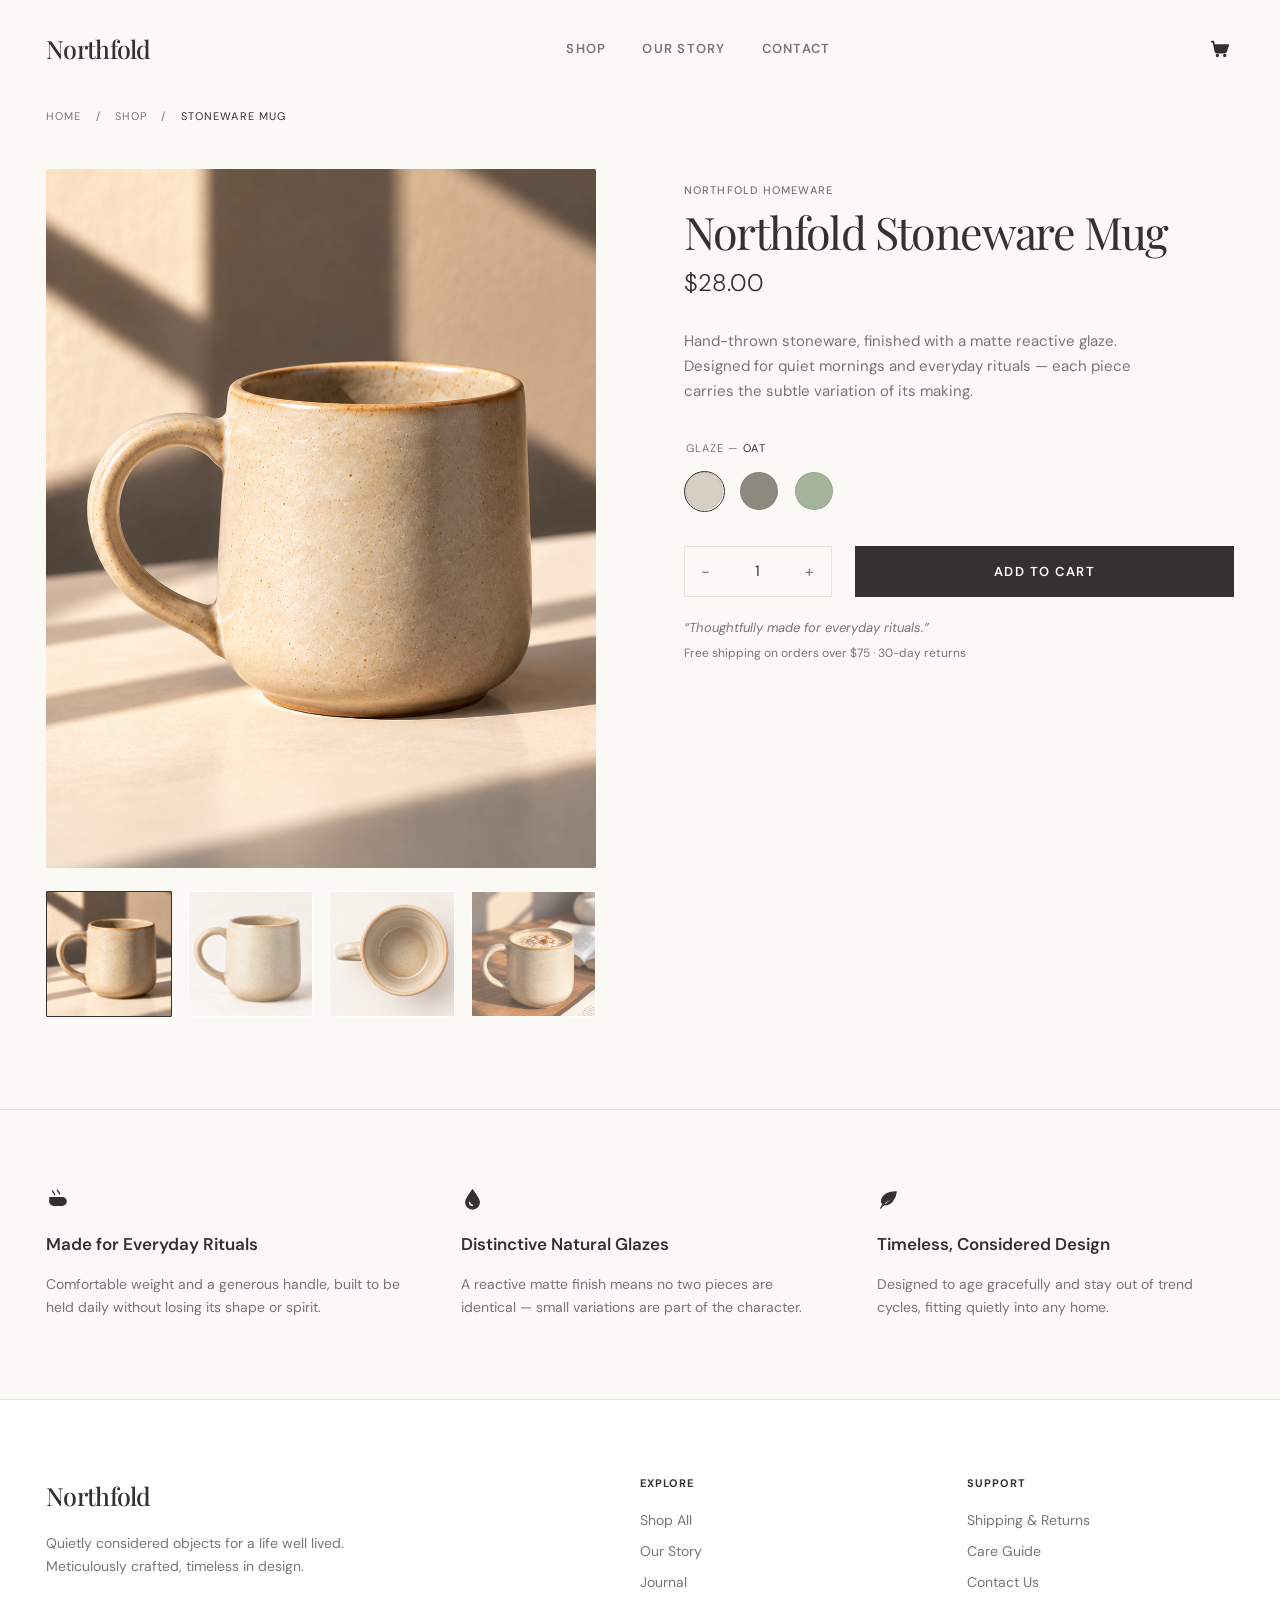
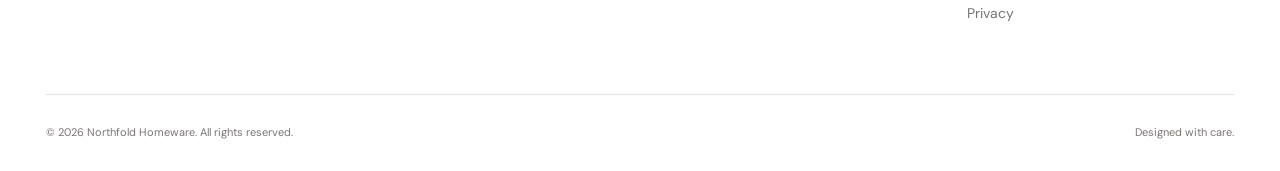
<file: index.html>
<!doctype html>
<html lang="en">
  <head>
    <meta charset="utf-8" />
    <meta name="viewport" content="width=device-width, initial-scale=1" />
    <meta name="theme-color" content="#faf9f6" />
    <title>Northfold Stoneware Mug | Northfold Homeware</title>
    <link rel="icon" href="favicon.ico" sizes="any" />
    <link rel="stylesheet" href="styles.css" />
  </head>
  <body>
    <header class="site-header wrap">
      <a class="brand" href="#top">Northfold</a>
      <nav class="main-nav" aria-label="Main navigation">
        <a href="#product">Shop</a><a href="#benefits">Our Story</a
        ><a href="#footer">Contact</a>
      </nav>
      <div class="header-actions">
        <button
          class="icon-button cart-button"
          type="button"
          aria-label="Shopping cart"
        >
          <svg viewBox="0 0 24 24" aria-hidden="true">
            <path
              d="M3 4h2l2.1 11.1a2 2 0 0 0 2 1.6h8.7a2 2 0 0 0 1.9-1.4L22 8H6"
            />
            <circle cx="9.5" cy="20" r="1" />
            <circle cx="18" cy="20" r="1" />
          </svg>
        </button>
        <button
          class="icon-button menu-button"
          type="button"
          aria-label="Open menu"
        >
          <svg viewBox="0 0 24 24" aria-hidden="true">
            <path d="M4 7h16M4 12h16M4 17h16" />
          </svg>
        </button>
      </div>
    </header>

    <main id="top">
      <div class="wrap breadcrumbs">
        <nav aria-label="Breadcrumb">
          <a href="#top">Home</a><span>/</span><a href="#product">Shop</a
          ><span>/</span><span aria-current="page">Stoneware Mug</span>
        </nav>
      </div>
      <section
        class="product wrap"
        id="product"
        aria-labelledby="product-title"
      >
        <div class="gallery">
          <div class="gallery-group gallery--oat">
            <fieldset class="gallery-views">
              <legend class="visually-hidden">Oat glaze product images</legend>
              <div class="hero-image">
                <img class="view--sunlight" src="assets/images/mug-oat-sunlight.png" alt="Oat glazed stoneware mug in sunlight" fetchpriority="high" />
                <img class="view--front" src="assets/images/mug-oat-front.png" alt="Front view of the Oat glazed stoneware mug" />
                <img class="view--interior" src="assets/images/mug-oat-interior.png" alt="Interior of the Oat glazed stoneware mug" />
                <img class="view--lifestyle" src="assets/images/mug-oat-lifestyle.png" alt="Oat glazed stoneware mug in a morning setting" />
              </div>
              <div class="thumbnails">
                <div class="thumbnail-option"><input class="visually-hidden" type="radio" name="gallery-oat" id="oat-view-sunlight" value="sunlight" checked /><label class="thumbnail" for="oat-view-sunlight"><img src="assets/images/mug-oat-sunlight.png" alt="" /><span class="visually-hidden">Oat glaze, sunlight view</span></label></div>
                <div class="thumbnail-option"><input class="visually-hidden" type="radio" name="gallery-oat" id="oat-view-front" value="front" /><label class="thumbnail" for="oat-view-front"><img src="assets/images/mug-oat-front.png" alt="" /><span class="visually-hidden">Oat glaze, front view</span></label></div>
                <div class="thumbnail-option"><input class="visually-hidden" type="radio" name="gallery-oat" id="oat-view-interior" value="interior" /><label class="thumbnail" for="oat-view-interior"><img src="assets/images/mug-oat-interior.png" alt="" /><span class="visually-hidden">Oat glaze, interior view</span></label></div>
                <div class="thumbnail-option"><input class="visually-hidden" type="radio" name="gallery-oat" id="oat-view-lifestyle" value="lifestyle" /><label class="thumbnail" for="oat-view-lifestyle"><img src="assets/images/mug-oat-lifestyle.png" alt="" /><span class="visually-hidden">Oat glaze, lifestyle view</span></label></div>
              </div>
            </fieldset>
          </div>
          <div class="gallery-group gallery--slate">
            <fieldset class="gallery-views">
              <legend class="visually-hidden">Slate glaze product images</legend>
              <div class="hero-image">
                <img class="view--sunlight" src="assets/images/mug-slate-sunlight.png" alt="Slate glazed stoneware mug in sunlight" />
                <img class="view--front" src="assets/images/mug-slate-front.png" alt="Front view of the Slate glazed stoneware mug" />
                <img class="view--interior" src="assets/images/mug-slate-interior.png" alt="Interior of the Slate glazed stoneware mug" />
                <img class="view--lifestyle" src="assets/images/mug-slate-lifestyle.png" alt="Slate glazed stoneware mug in a morning setting" />
              </div>
              <div class="thumbnails">
                <div class="thumbnail-option"><input class="visually-hidden" type="radio" name="gallery-slate" id="slate-view-sunlight" value="sunlight" checked /><label class="thumbnail" for="slate-view-sunlight"><img src="assets/images/mug-slate-sunlight.png" alt="" /><span class="visually-hidden">Slate glaze, sunlight view</span></label></div>
                <div class="thumbnail-option"><input class="visually-hidden" type="radio" name="gallery-slate" id="slate-view-front" value="front" /><label class="thumbnail" for="slate-view-front"><img src="assets/images/mug-slate-front.png" alt="" /><span class="visually-hidden">Slate glaze, front view</span></label></div>
                <div class="thumbnail-option"><input class="visually-hidden" type="radio" name="gallery-slate" id="slate-view-interior" value="interior" /><label class="thumbnail" for="slate-view-interior"><img src="assets/images/mug-slate-interior.png" alt="" /><span class="visually-hidden">Slate glaze, interior view</span></label></div>
                <div class="thumbnail-option"><input class="visually-hidden" type="radio" name="gallery-slate" id="slate-view-lifestyle" value="lifestyle" /><label class="thumbnail" for="slate-view-lifestyle"><img src="assets/images/mug-slate-lifestyle.png" alt="" /><span class="visually-hidden">Slate glaze, lifestyle view</span></label></div>
              </div>
            </fieldset>
          </div>
          <div class="gallery-group gallery--moss">
            <fieldset class="gallery-views">
              <legend class="visually-hidden">Moss glaze product images</legend>
              <div class="hero-image">
                <img class="view--sunlight" src="assets/images/mug-moss-sunlight.png" alt="Moss glazed stoneware mug in sunlight" />
                <img class="view--front" src="assets/images/mug-moss-front.png" alt="Front view of the Moss glazed stoneware mug" />
                <img class="view--interior" src="assets/images/mug-moss-interior.png" alt="Interior of the Moss glazed stoneware mug" />
                <img class="view--lifestyle" src="assets/images/mug-moss-lifestyle.png" alt="Moss glazed stoneware mug in a morning setting" />
              </div>
              <div class="thumbnails">
                <div class="thumbnail-option"><input class="visually-hidden" type="radio" name="gallery-moss" id="moss-view-sunlight" value="sunlight" checked /><label class="thumbnail" for="moss-view-sunlight"><img src="assets/images/mug-moss-sunlight.png" alt="" /><span class="visually-hidden">Moss glaze, sunlight view</span></label></div>
                <div class="thumbnail-option"><input class="visually-hidden" type="radio" name="gallery-moss" id="moss-view-front" value="front" /><label class="thumbnail" for="moss-view-front"><img src="assets/images/mug-moss-front.png" alt="" /><span class="visually-hidden">Moss glaze, front view</span></label></div>
                <div class="thumbnail-option"><input class="visually-hidden" type="radio" name="gallery-moss" id="moss-view-interior" value="interior" /><label class="thumbnail" for="moss-view-interior"><img src="assets/images/mug-moss-interior.png" alt="" /><span class="visually-hidden">Moss glaze, interior view</span></label></div>
                <div class="thumbnail-option"><input class="visually-hidden" type="radio" name="gallery-moss" id="moss-view-lifestyle" value="lifestyle" /><label class="thumbnail" for="moss-view-lifestyle"><img src="assets/images/mug-moss-lifestyle.png" alt="" /><span class="visually-hidden">Moss glaze, lifestyle view</span></label></div>
              </div>
            </fieldset>
          </div>
        </div>
        <div class="product-info">
          <p class="eyebrow">Northfold Homeware</p>
          <h1 id="product-title">Northfold Stoneware Mug</h1>
          <p class="price">$28.00</p>
          <p class="description">
            Hand-thrown stoneware, finished with a matte reactive glaze.
            Designed for quiet mornings and everyday rituals — each piece
            carries the subtle variation of its making.
          </p>
          <form class="purchase-form">
            <fieldset class="glaze-selector">
              <legend>
                Glaze <span aria-hidden="true">—</span>
                <span class="selected-glaze selected-glaze--oat">Oat</span>
                <span class="selected-glaze selected-glaze--slate">Slate</span>
                <span class="selected-glaze selected-glaze--moss">Moss</span>
              </legend>
              <div class="swatches">
                <label class="swatch oat"
                  ><input type="radio" name="glaze" value="oat" checked /><span
                    class="visually-hidden"
                    >Oat</span
                  ></label
                >
                <label class="swatch slate"
                  ><input type="radio" name="glaze" value="slate" /><span
                    class="visually-hidden"
                    >Slate</span
                  ></label
                >
                <label class="swatch moss"
                  ><input type="radio" name="glaze" value="moss" /><span
                    class="visually-hidden"
                    >Moss</span
                  ></label
                >
              </div>
            </fieldset>
            <div class="purchase-controls">
              <div class="quantity-control">
                <label for="quantity">Quantity</label
                ><button type="button" aria-label="Decrease quantity">−</button
                ><input
                  id="quantity"
                  name="quantity"
                  type="number"
                  min="1"
                  value="1"
                /><button type="button" aria-label="Increase quantity">
                  +
                </button>
              </div>
              <button class="add-to-cart" type="button">Add to Cart</button>
            </div>
          </form>
          <div class="product-promise">
            <p>“Thoughtfully made for everyday rituals.”</p>
            <p>Free shipping on orders over $75 · 30-day returns</p>
          </div>
        </div>
      </section>

      <section class="benefits" id="benefits" aria-label="Product benefits">
        <div class="benefit-grid wrap">
          <article class="benefit">
            <svg viewBox="0 0 24 24" aria-hidden="true">
              <path
                d="M4 10h13a4 4 0 0 1 0 8H8a4 4 0 0 1-4-4v-4Zm13 2h2a2 2 0 0 1 0 4h-2M7 3c0 2 2 2 2 4M12 2c0 2 2 2 2 4"
              />
            </svg>
            <h2>Made for Everyday Rituals</h2>
            <p>
              Comfortable weight and a generous handle, built to be held daily
              without losing its shape or spirit.
            </p>
          </article>
          <article class="benefit">
            <svg viewBox="0 0 24 24" aria-hidden="true">
              <path d="M12 2C9 7 5 11 5 15a7 7 0 0 0 14 0c0-4-4-8-7-13Z" />
              <path class="icon-cutout" d="M9 15a3 3 0 0 0 3 3" />
            </svg>
            <h2>Distinctive Natural Glazes</h2>
            <p>
              A reactive matte finish means no two pieces are identical — small
              variations are part of the character.
            </p>
          </article>
          <article class="benefit">
            <svg viewBox="0 0 24 24" aria-hidden="true">
              <path
                d="M20 4c-7 0-13 2-15 8-.8 2.4.2 5 2.8 5.4C14 18 19 12 20 4ZM4 21c2-5 6-8 11-10"
              />
            </svg>
            <h2>Timeless, Considered Design</h2>
            <p>
              Designed to age gracefully and stay out of trend cycles, fitting
              quietly into any home.
            </p>
          </article>
        </div>
      </section>
    </main>

    <footer class="site-footer" id="footer">
      <div class="footer-main wrap">
        <div class="footer-about">
          <a class="brand" href="#top">Northfold</a>
          <p>
            Quietly considered objects for a life well lived.<br />Meticulously
            crafted, timeless in design.
          </p>
        </div>
        <div class="footer-column">
          <h2>Explore</h2>
          <a href="#product">Shop All</a><a href="#benefits">Our Story</a
          ><a href="#footer">Journal</a>
        </div>
        <div class="footer-column">
          <h2>Support</h2>
          <a href="#footer">Shipping &amp; Returns</a
          ><a href="#footer">Care Guide</a><a href="#footer">Contact Us</a
          ><a href="#footer">Privacy</a>
        </div>
      </div>
      <div class="footer-bottom wrap">
        <p>
          © 2026 Northfold Homeware.
          <span class="desktop-only">All rights reserved.</span>
        </p>
        <span class="desktop-only">Designed with care.</span>
        <div class="mobile-only">
          <a href="#footer">Privacy</a><a href="#footer">Terms</a>
        </div>
      </div>
    </footer>
  </body>
</html>
</file>
<file: styles.css>
@import url("https://fonts.googleapis.com/css2?family=DM+Sans:wght@300;400;500;600;700&family=Playfair+Display:wght@400;500&display=swap");

:root {
  color-scheme: light;
  --page: #faf9f6;
  --surface: #fff;
  --ink: #333230;
  --muted: #777673;
  --line: #e7e4de;
  --oat: #d8cfc4;
  --slate: #8c897e;
  --moss: #a4b49a;
  --serif: "Playfair Display", Georgia, serif;
  --sans: "DM Sans", Arial, sans-serif;
  --content: 1188px;
}
* {
  box-sizing: border-box;
}
html {
  scroll-behavior: smooth;
}
body {
  margin: 0;
  background: var(--page);
  color: var(--ink);
  font-family: var(--sans);
  font-size: 15px;
  -webkit-font-smoothing: antialiased;
}
a {
  color: inherit;
  text-decoration: none;
}
button,
input {
  font: inherit;
  color: inherit;
}
button {
  cursor: pointer;
}
.wrap {
  width: min(var(--content), calc(100% - 64px));
  margin-inline: auto;
}
.site-header {
  height: 96px;
  display: flex;
  align-items: center;
  justify-content: space-between;
}
.brand {
  font: 500 25px/1 var(--serif);
  letter-spacing: -0.7px;
}
.main-nav {
  display: flex;
  gap: 36px;
  margin-left: 40px;
  color: var(--muted);
  font-size: 13px;
  font-weight: 600;
  letter-spacing: 1.25px;
  text-transform: uppercase;
}
.main-nav a,
.footer-column a {
  transition: color 0.18s ease;
}
.main-nav a:hover,
.footer-column a:hover {
  color: var(--ink);
}
.header-actions {
  display: flex;
  align-items: center;
  gap: 17px;
}
.icon-button {
  display: grid;
  place-items: center;
  width: 28px;
  height: 32px;
  padding: 3px;
  border: 0;
  background: none;
}
.icon-button svg {
  width: 21px;
  height: 21px;
  fill: currentColor;
  stroke: currentColor;
  stroke-width: 1.8;
  stroke-linecap: round;
  stroke-linejoin: round;
}
.menu-button {
  display: none;
}
.breadcrumbs {
  margin-top: 13px;
}
.breadcrumbs nav {
  display: flex;
  align-items: center;
  gap: 14px;
  color: var(--muted);
  font-size: 11px;
  letter-spacing: 1.15px;
  text-transform: uppercase;
}
.breadcrumbs [aria-current] {
  color: var(--ink);
}
.product {
  display: grid;
  grid-template-columns: 1fr 1fr;
  gap: clamp(56px, 6.8vw, 94px);
  padding-top: 46px;
  padding-bottom: 92px;
}
.gallery {
  min-width: 0;
}
.gallery-group {
  display: none;
}
.product:has(input[name="glaze"][value="oat"]:checked) .gallery--oat,
.product:has(input[name="glaze"][value="slate"]:checked) .gallery--slate,
.product:has(input[name="glaze"][value="moss"]:checked) .gallery--moss {
  display: block;
  animation: gallery-appear 0.18s ease-out both;
}
.gallery-views {
  width: 100%;
  min-width: 0;
  margin: 0;
  padding: 0;
  border: 0;
}
.hero-image {
  width: 100%;
  aspect-ratio: 4 / 5.08;
  overflow: hidden;
  background: #e8e3da;
  border-radius: 2px;
}
.hero-image img {
  display: none;
  width: 100%;
  height: 100%;
  object-fit: cover;
}
.gallery-views:has(input[value="sunlight"]:checked) .hero-image .view--sunlight,
.gallery-views:has(input[value="front"]:checked) .hero-image .view--front,
.gallery-views:has(input[value="interior"]:checked) .hero-image .view--interior,
.gallery-views:has(input[value="lifestyle"]:checked) .hero-image .view--lifestyle {
  display: block;
}
.thumbnail img {
  display: block;
  width: 100%;
  height: 100%;
  object-fit: cover;
}
.thumbnails {
  display: grid;
  grid-template-columns: repeat(4, minmax(0, 1fr));
  gap: 16px;
  margin-top: 23px;
}
.thumbnail-option {
  position: relative;
  min-width: 0;
}
.thumbnail {
  display: block;
  aspect-ratio: 1;
  min-width: 0;
  padding: 0;
  overflow: hidden;
  border: 1px solid transparent;
  border-radius: 1px;
  background: var(--surface);
  opacity: 0.68;
  cursor: pointer;
}
.thumbnail:hover,
.thumbnail-option input:checked + .thumbnail {
  opacity: 1;
}
.thumbnail-option input:checked + .thumbnail {
  border-color: var(--ink);
}
.thumbnail-option input:focus-visible + .thumbnail {
  outline: 2px solid #5c7791;
  outline-offset: 3px;
}
.gallery-group:has(input:focus-visible) {
  overflow: visible;
}
@keyframes gallery-appear {
  from { opacity: 0.82; }
  to { opacity: 1; }
}
@media (prefers-reduced-motion: reduce) {
  .gallery-group { animation: none !important; }
}
.product-info {
  padding-top: 14px;
  min-width: 0;
}
.eyebrow {
  margin: 0 0 13px;
  color: var(--muted);
  font-size: 11px;
  font-weight: 500;
  letter-spacing: 1.2px;
  text-transform: uppercase;
}
h1 {
  max-width: 540px;
  margin: 0;
  font: 400 clamp(38px, 3.5vw, 49px)/0.99 var(--serif);
  letter-spacing: -1.6px;
}
.price {
  margin: 13px 0 31px;
  font-size: 24px;
  font-weight: 300;
}
.description {
  max-width: 450px;
  margin: 0 0 37px;
  color: var(--muted);
  font-size: 15px;
  line-height: 1.65;
}
.glaze-selector {
  margin: 0 0 34px;
  padding: 0;
  border: 0;
}
.glaze-selector legend {
  margin-bottom: 16px;
  color: var(--muted);
  font-size: 11px;
  letter-spacing: 1.1px;
  text-transform: uppercase;
}
.selected-glaze {
  display: none;
  color: var(--ink);
}
.product:has(input[name="glaze"][value="oat"]:checked) .selected-glaze--oat,
.product:has(input[name="glaze"][value="slate"]:checked) .selected-glaze--slate,
.product:has(input[name="glaze"][value="moss"]:checked) .selected-glaze--moss {
  display: inline;
}
.swatches {
  display: flex;
  gap: 14px;
}
.swatch {
  position: relative;
  display: grid;
  width: 41px;
  height: 41px;
  place-items: center;
  border-radius: 50%;
  cursor: pointer;
}
.swatch input {
  position: absolute;
  inset: 0;
  width: 100%;
  height: 100%;
  margin: 0;
  opacity: 0;
  cursor: pointer;
}
.swatch span:not(.visually-hidden) {
  display: block;
}
.swatch::after {
  content: "";
  width: 36px;
  height: 36px;
  border: 1px solid rgba(40, 39, 36, 0.1);
  border-radius: 50%;
  background: var(--swatch);
  transition: outline 0.15s ease;
}
.swatch:has(input:checked)::before {
  content: "";
  position: absolute;
  inset: 0;
  border: 1.5px solid var(--ink);
  border-radius: 50%;
  pointer-events: none;
}
.swatch.oat {
  --swatch: var(--oat);
}
.swatch.slate {
  --swatch: var(--slate);
}
.swatch.moss {
  --swatch: var(--moss);
}
.swatch input:focus-visible {
  outline: 0;
}
.swatch:has(input:focus-visible)::before {
  outline: 2px solid #5c7791;
  outline-offset: 3px;
}
.visually-hidden {
  position: absolute !important;
  width: 1px !important;
  height: 1px !important;
  padding: 0 !important;
  margin: -1px !important;
  overflow: hidden !important;
  clip: rect(0, 0, 0, 0) !important;
  white-space: nowrap !important;
  border: 0 !important;
}
.purchase-controls {
  display: flex;
  align-items: stretch;
  gap: 23px;
}
.quantity-control {
  position: relative;
  display: grid;
  grid-template-columns: 42px 1fr 42px;
  align-items: center;
  flex: 0 0 148px;
  height: 51px;
  border: 1px solid var(--line);
}
.quantity-control > label {
  position: absolute;
  width: 1px;
  height: 1px;
  overflow: hidden;
  clip: rect(0, 0, 0, 0);
}
.quantity-control button {
  height: 100%;
  border: 0;
  background: transparent;
  color: var(--muted);
  font-size: 16px;
}
.quantity-control input {
  width: 100%;
  padding: 0;
  border: 0;
  outline: 0;
  background: transparent;
  text-align: center;
  appearance: textfield;
}
.quantity-control input::-webkit-inner-spin-button,
.quantity-control input::-webkit-outer-spin-button {
  appearance: none;
  margin: 0;
}
.quantity-control:focus-within {
  outline: 2px solid #5c7791;
  outline-offset: 2px;
}
.add-to-cart {
  flex: 1;
  min-height: 51px;
  border: 0;
  background: var(--ink);
  color: var(--surface);
  font-size: 13px;
  font-weight: 600;
  letter-spacing: 1.5px;
  text-transform: uppercase;
}
.add-to-cart:hover {
  opacity: 0.9;
}
.product-promise {
  margin-top: 22px;
  color: var(--muted);
  font-size: 12px;
}
.product-promise p {
  margin: 0 0 9px;
}
.product-promise p:first-child {
  font-size: 13px;
  font-style: italic;
}
.benefits {
  border-top: 1px solid var(--line);
}
.benefit-grid {
  display: grid;
  grid-template-columns: repeat(3, 1fr);
  gap: 58px;
  padding-top: 78px;
  padding-bottom: 80px;
}
.benefit svg {
  width: 23px;
  height: 23px;
  margin-bottom: 17px;
  fill: currentColor;
  stroke: currentColor;
  stroke-width: 1.4;
  stroke-linecap: round;
  stroke-linejoin: round;
}
.benefit:nth-child(2) svg {
  fill: currentColor;
}
.benefit svg .icon-cutout {
  fill: none;
  stroke: var(--page);
  stroke-width: 1.5;
}
.benefit h2 {
  margin: 0 0 18px;
  font-size: 17px;
  font-weight: 600;
}
.benefit p {
  margin: 0;
  color: var(--muted);
  font-size: 14px;
  line-height: 1.65;
}
.site-footer {
  border-top: 1px solid var(--line);
  background: var(--surface);
}
.footer-main {
  display: grid;
  grid-template-columns: 2fr 1fr 1fr;
  gap: 60px;
  padding-top: 76px;
  padding-bottom: 72px;
}
.footer-about .brand {
  display: inline-block;
  margin: 7px 0 24px;
}
.footer-about p {
  margin: 0;
  color: var(--muted);
  font-size: 14px;
  line-height: 1.65;
}
.footer-column {
  display: flex;
  flex-direction: column;
  align-items: flex-start;
  gap: 13px;
  color: var(--muted);
  font-size: 14px;
}
.footer-column h2 {
  margin: 0 0 8px;
  color: var(--ink);
  font-size: 11px;
  font-weight: 700;
  letter-spacing: 1.1px;
  text-transform: uppercase;
}
.footer-bottom {
  display: flex;
  justify-content: space-between;
  padding-top: 30px;
  padding-bottom: 32px;
  border-top: 1px solid var(--line);
  color: var(--muted);
  font-size: 11px;
}
.footer-bottom p {
  margin: 0;
}
.mobile-only {
  display: none;
}
:focus-visible {
  outline: 2px solid #5c7791;
  outline-offset: 3px;
}

@media (max-width: 1000px) and (min-width: 751px) {
  .wrap {
    width: calc(100% - 48px);
  }
  .product {
    gap: 42px;
  }
  h1 {
    font-size: 39px;
  }
  .purchase-controls {
    gap: 12px;
  }
  .quantity-control {
    flex-basis: 128px;
    grid-template-columns: 34px 1fr 34px;
  }
}
@media (max-width: 750px) {
  .wrap {
    width: calc(100% - 40px);
  }
  .site-header {
    width: 100%;
    height: 67px;
    padding-inline: 20px;
    border-bottom: 1px solid var(--line);
  }
  .brand {
    font-size: 19px;
  }
  .main-nav {
    display: none;
  }
  .header-actions {
    gap: 10px;
  }
  .icon-button {
    width: 21px;
    height: 28px;
  }
  .icon-button svg {
    width: 17px;
    height: 17px;
  }
  .menu-button {
    display: grid;
  }
  .breadcrumbs {
    display: none;
  }
  .product {
    display: flex;
    flex-direction: column;
    gap: 0;
    padding-top: 20px;
    padding-bottom: 36px;
  }
  .hero-image {
    aspect-ratio: 1 / 0.96;
  }
  .thumbnails {
    gap: 10px;
    margin-top: 14px;
  }
  .product-info {
    padding-top: 33px;
  }
  .eyebrow {
    margin-bottom: 10px;
    font-size: 9px;
    letter-spacing: 1px;
  }
  h1 {
    max-width: 430px;
    font-size: 29px;
    line-height: 1.08;
    letter-spacing: -0.7px;
  }
  .price {
    margin: 8px 0 28px;
    font-size: 19px;
  }
  .description {
    margin-bottom: 27px;
    font-size: 13px;
    line-height: 1.52;
  }
  .glaze-selector {
    margin-bottom: 29px;
  }
  .glaze-selector legend {
    margin-bottom: 12px;
    font-size: 9px;
  }
  .swatches {
    gap: 14px;
  }
  .swatch {
    width: 45px;
    height: 45px;
  }
  .swatch::after {
    width: 40px;
    height: 40px;
  }
  .purchase-controls {
    display: flex;
    flex-direction: column;
    gap: 14px;
  }
  .quantity-control {
    flex: auto;
    grid-template-columns: 1fr 1fr 1fr;
    width: 100%;
    height: 50px;
  }
  .add-to-cart {
    min-height: 52px;
  }
  .product-promise {
    margin-top: 33px;
    text-align: center;
    font-size: 9px;
    letter-spacing: 1px;
  }
  .product-promise p {
    margin-bottom: 11px;
  }
  .product-promise p:first-child {
    font-size: 11px;
    letter-spacing: 0;
  }
  .product-promise p:last-child {
    text-transform: uppercase;
  }
  .benefit-grid {
    grid-template-columns: 1fr;
    gap: 40px;
    padding-top: 54px;
    padding-bottom: 58px;
  }
  .benefit svg {
    width: 19px;
    height: 19px;
    margin-bottom: 13px;
  }
  .benefit h2 {
    margin-bottom: 11px;
    font-size: 15px;
  }
  .benefit p {
    font-size: 12px;
    line-height: 1.6;
  }
  .footer-main {
    grid-template-columns: 1fr 1fr;
    gap: 35px 25px;
    padding-top: 56px;
    padding-bottom: 38px;
  }
  .footer-about {
    grid-column: 1 / -1;
  }
  .footer-about .brand {
    margin-top: 0;
    margin-bottom: 22px;
  }
  .footer-about p {
    font-size: 12px;
  }
  .footer-column {
    gap: 13px;
    font-size: 12px;
  }
  .footer-column h2 {
    margin-bottom: 8px;
    font-size: 9px;
  }
  .footer-bottom {
    flex-direction: column;
    align-items: center;
    gap: 19px;
    padding-top: 27px;
    padding-bottom: 28px;
    font-size: 9px;
    letter-spacing: 0.8px;
    text-align: center;
  }
  .footer-bottom > .desktop-only {
    display: none;
  }
  .footer-bottom .mobile-only {
    display: flex;
    gap: 25px;
    text-transform: uppercase;
  }
}
@media (prefers-color-scheme: dark) {
  :root {
    color-scheme: dark;
    --page: #1a1918;
    --surface: #252321;
    --ink: #f2f0ed;
    --muted: #aaa69f;
    --line: #373430;
  }
  .hero-image {
    background: #302d29;
  }
}
</file>
